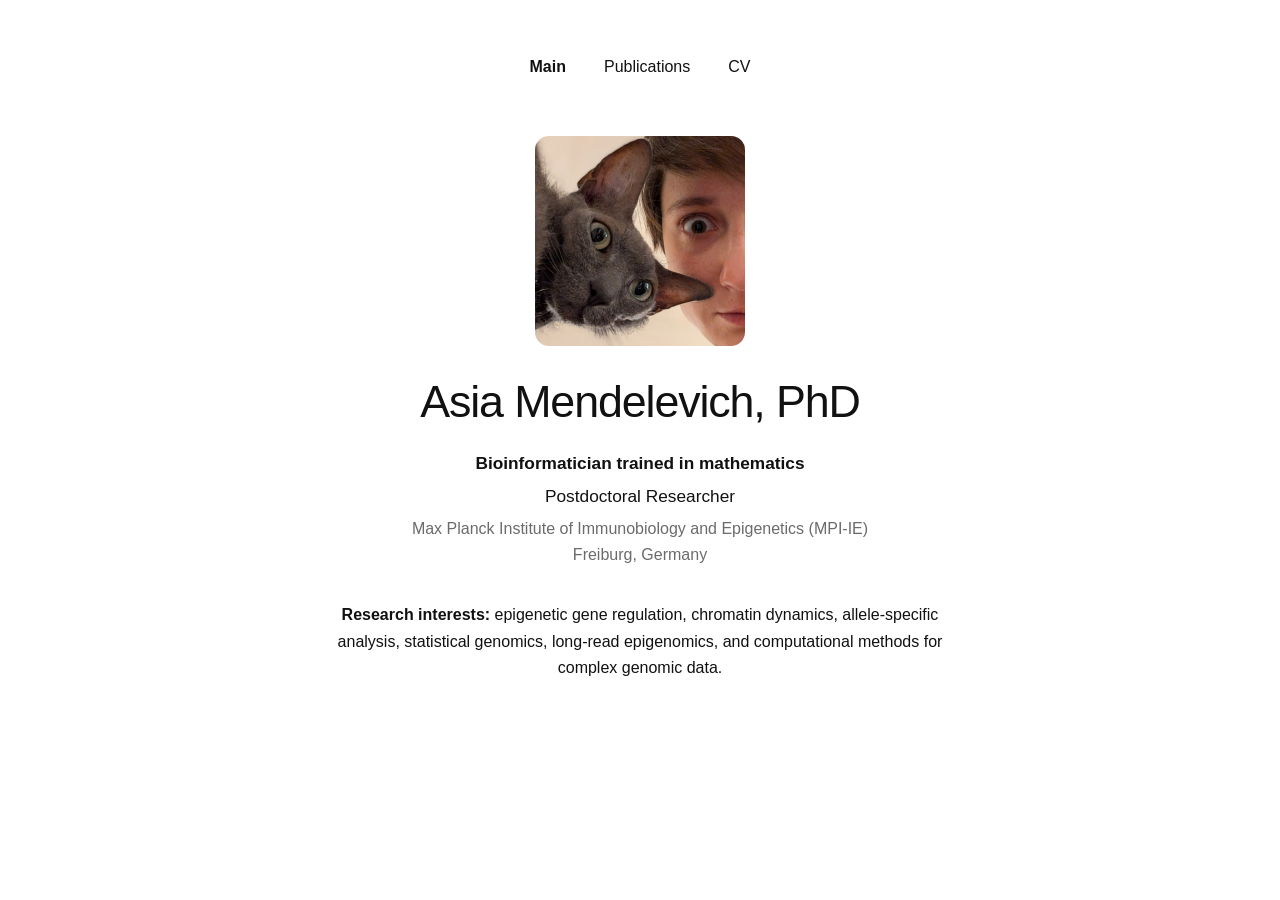
<file: index.html>
<!doctype html>
<html lang="en">
<head>
  <meta charset="utf-8">
  <meta name="viewport" content="width=device-width, initial-scale=1">
  <meta name="description" content="Asia Mendelevich — postdoctoral researcher in bioinformatics and epigenetics.">
  <title>Asia Mendelevich</title>
  <link rel="stylesheet" href="style.css">
</head>
<body class="main-page">
  <div class="site">
    <header>
      <nav aria-label="Main navigation">
  <a class="current" href="index.html">Main</a>
  <a href="publications.html">Publications</a>
  <a href="cv.html">CV</a>
</nav>
    </header>

    <main>
      <img class="profile-photo" src="profile.jpg" alt="Asia Mendelevich with a cat">
      <h1>Asia Mendelevich, PhD</h1>
      <p class="subtitle"><strong>Bioinformatician trained in mathematics</strong></p>
      <p class="subtitle">Postdoctoral Researcher</p>
      <p class="affiliation">Max Planck Institute of Immunobiology and Epigenetics (MPI-IE)<br>
      Freiburg, Germany</p>
      <p class="interests"><strong>Research interests:</strong> epigenetic gene regulation, chromatin dynamics, allele-specific analysis, statistical genomics, long-read epigenomics, and computational methods for complex genomic data.</p>
    </main>
</div>
</body>
</html>
</file>
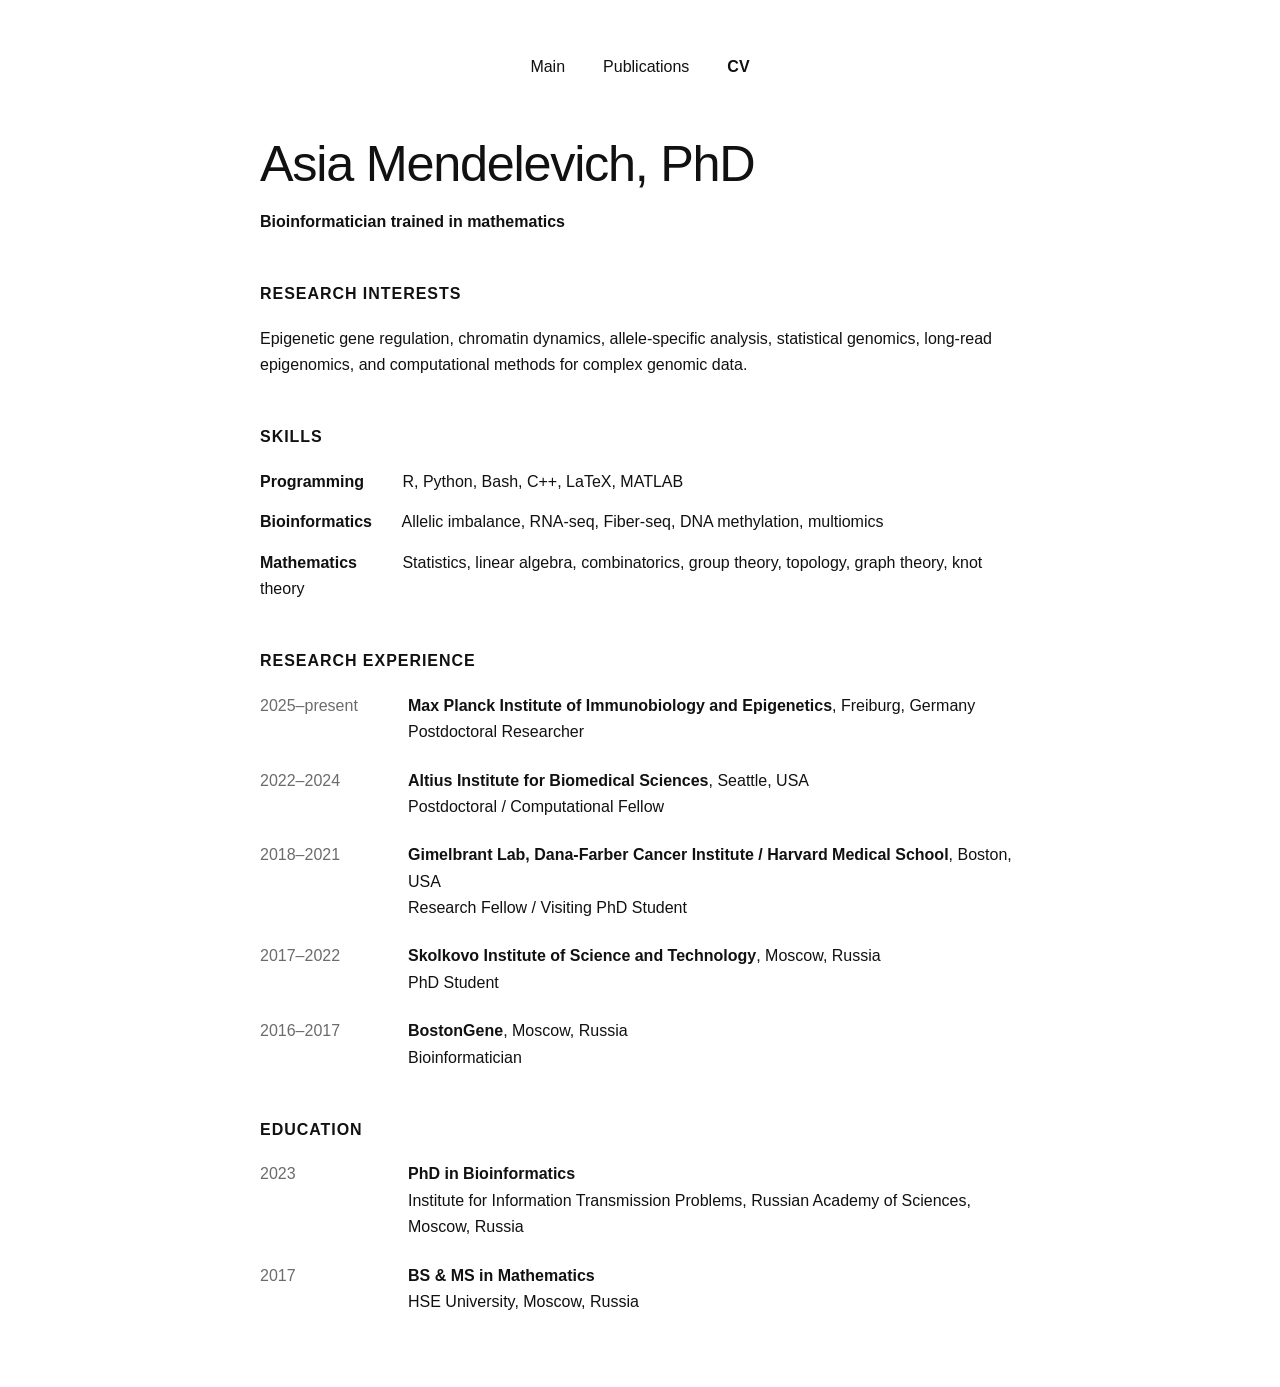
<file: cv.html>
<!doctype html>
<html lang="en">
<head>
  <meta charset="utf-8">
  <meta name="viewport" content="width=device-width, initial-scale=1">
  <meta name="description" content="Curriculum vitae of Asia Mendelevich.">
  <title>CV — Asia Mendelevich</title>
  <link rel="stylesheet" href="style.css">
</head>
<body>
  <div class="site">
    <header>
      <nav aria-label="Main navigation">
  <a href="index.html">Main</a>
  <a href="publications.html">Publications</a>
  <a class="current" href="cv.html">CV</a>
</nav>
    </header>

    <main>
      <h1>Asia Mendelevich, PhD</h1>
      <p class="subtitle"><strong>Bioinformatician trained in mathematics</strong></p>

      <h2>Research interests</h2>
      <p>Epigenetic gene regulation, chromatin dynamics, allele-specific analysis, statistical genomics, long-read epigenomics, and computational methods for complex genomic data.</p>

      <h2>Skills</h2>

      <div class="skill-group">
        <strong>Programming</strong>
        R, Python, Bash, C++, LaTeX, MATLAB
      </div>

      <div class="skill-group">
        <strong>Bioinformatics</strong>
        Allelic imbalance, RNA-seq, Fiber-seq, DNA methylation, multiomics
      </div>

      <div class="skill-group">
        <strong>Mathematics</strong>
        Statistics, linear algebra, combinatorics, group theory, topology, graph theory, knot theory
      </div>

      <h2>Research experience</h2>
      <div class="timeline">
        <div class="date">2025–present</div>
        <div><strong>Max Planck Institute of Immunobiology and Epigenetics</strong>, Freiburg, Germany<br>Postdoctoral Researcher</div>

        <div class="date">2022–2024</div>
        <div><strong>Altius Institute for Biomedical Sciences</strong>, Seattle, USA<br>Postdoctoral / Computational Fellow</div>

        <div class="date">2018–2021</div>
        <div><strong>Gimelbrant Lab, Dana-Farber Cancer Institute / Harvard Medical School</strong>, Boston, USA<br>Research Fellow / Visiting PhD Student</div>

        <div class="date">2017–2022</div>
        <div><strong>Skolkovo Institute of Science and Technology</strong>, Moscow, Russia<br>PhD Student</div>

        <div class="date">2016–2017</div>
        <div><strong>BostonGene</strong>, Moscow, Russia<br>Bioinformatician</div>
      </div>

      <h2>Education</h2>
      <div class="timeline">
        <div class="date">2023</div>
        <div><strong>PhD in Bioinformatics</strong><br>Institute for Information Transmission Problems, Russian Academy of Sciences, Moscow, Russia</div>

        <div class="date">2017</div>
        <div><strong>BS &amp; MS in Mathematics</strong><br>HSE University, Moscow, Russia</div>
      </div>
    </main>
</div>
</body>
</html>
</file>
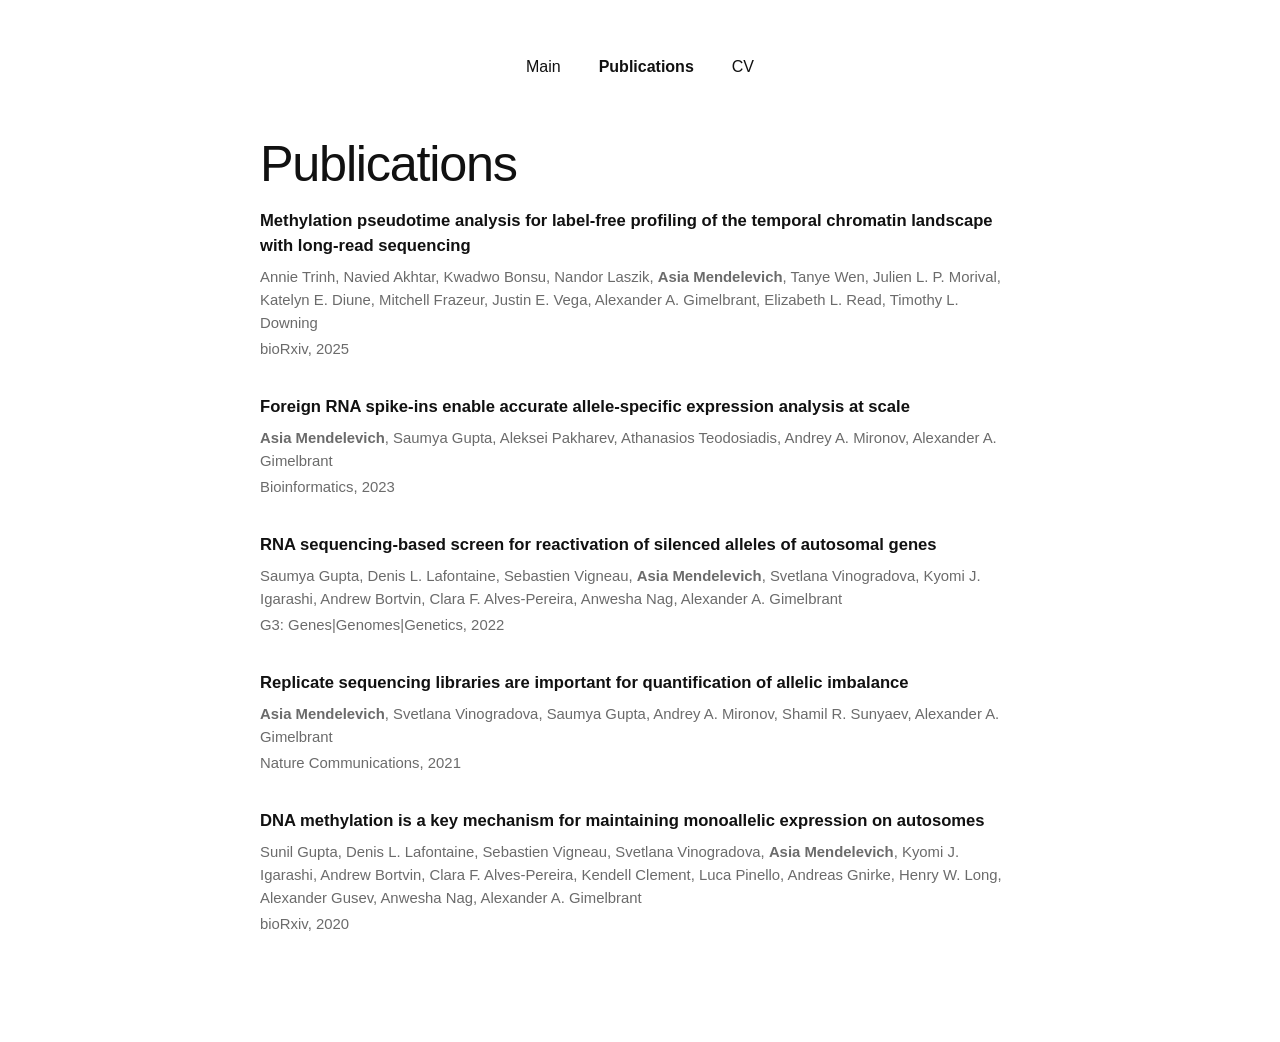
<file: publications.html>
<!doctype html>
<html lang="en">
<head>
  <meta charset="utf-8">
  <meta name="viewport" content="width=device-width, initial-scale=1">
  <meta name="description" content="Publications by Asia Mendelevich.">
  <title>Publications — Asia Mendelevich</title>
  <link rel="stylesheet" href="style.css">
</head>
<body>
  <div class="site">
    <header>
      <nav aria-label="Main navigation">
  <a href="index.html">Main</a>
  <a class="current" href="publications.html">Publications</a>
  <a href="cv.html">CV</a>
</nav>
    </header>

    <main>
      <h1>Publications</h1>

      <article class="entry">
        <div class="entry-title">
          <a href="https://doi.org/10.1101/2025.03.03.641287">
            Methylation pseudotime analysis for label-free profiling of the temporal chromatin landscape with long-read sequencing
          </a>
        </div>
        <div class="entry-authors">
          Annie Trinh, Navied Akhtar, Kwadwo Bonsu, Nandor Laszik, <strong>Asia Mendelevich</strong>, Tanye Wen, Julien L. P. Morival, Katelyn E. Diune, Mitchell Frazeur, Justin E. Vega, Alexander A. Gimelbrant, Elizabeth L. Read, Timothy L. Downing
        </div>
        <div class="entry-meta">bioRxiv, 2025</div>
      </article>

      <article class="entry">
        <div class="entry-title">
          <a href="https://doi.org/10.1093/bioinformatics/btad254">
            Foreign RNA spike-ins enable accurate allele-specific expression analysis at scale
          </a>
        </div>
        <div class="entry-authors">
          <strong>Asia Mendelevich</strong>, Saumya Gupta, Aleksei Pakharev, Athanasios Teodosiadis, Andrey A. Mironov, Alexander A. Gimelbrant
        </div>
        <div class="entry-meta">Bioinformatics, 2023</div>
      </article>

      <article class="entry">
        <div class="entry-title">
          <a href="https://doi.org/10.1093/g3journal/jkab428">
            RNA sequencing-based screen for reactivation of silenced alleles of autosomal genes
          </a>
        </div>
        <div class="entry-authors">
          Saumya Gupta, Denis L. Lafontaine, Sebastien Vigneau, <strong>Asia Mendelevich</strong>, Svetlana Vinogradova, Kyomi J. Igarashi, Andrew Bortvin, Clara F. Alves-Pereira, Anwesha Nag, Alexander A. Gimelbrant
        </div>
        <div class="entry-meta">G3: Genes|Genomes|Genetics, 2022</div>
      </article>

      <article class="entry">
        <div class="entry-title">
          <a href="https://doi.org/10.1038/s41467-021-23544-8">
            Replicate sequencing libraries are important for quantification of allelic imbalance
          </a>
        </div>
        <div class="entry-authors">
          <strong>Asia Mendelevich</strong>, Svetlana Vinogradova, Saumya Gupta, Andrey A. Mironov, Shamil R. Sunyaev, Alexander A. Gimelbrant
        </div>
        <div class="entry-meta">Nature Communications, 2021</div>
      </article>

      <article class="entry">
        <div class="entry-title">
          <a href="https://doi.org/10.1101/2020.02.20.954834">
            DNA methylation is a key mechanism for maintaining monoallelic expression on autosomes
          </a>
        </div>
        <div class="entry-authors">
          Sunil Gupta, Denis L. Lafontaine, Sebastien Vigneau, Svetlana Vinogradova, <strong>Asia Mendelevich</strong>, Kyomi J. Igarashi, Andrew Bortvin, Clara F. Alves-Pereira, Kendell Clement, Luca Pinello, Andreas Gnirke, Henry W. Long, Alexander Gusev, Anwesha Nag, Alexander A. Gimelbrant
        </div>
        <div class="entry-meta">bioRxiv, 2020</div>
      </article>

    </main>
</div>
</body>
</html>
</file>
<file: style.css>
:root {
  --text: #111111;
  --muted: #6b6b6b;
  --line: #d8d8d8;
  --page-width: 760px;
}

* {
  box-sizing: border-box;
}

html {
  -webkit-text-size-adjust: 100%;
}

body {
  margin: 0;
  background: #ffffff;
  color: var(--text);
  font-family: Arial, Helvetica, sans-serif;
  font-size: 16px;
  line-height: 1.65;
}

.site {
  width: min(calc(100% - 48px), var(--page-width));
  margin: 0 auto;
}

header {
  padding: 54px 0 56px;
}

nav {
  display: flex;
  justify-content: center;
  align-items: center;
  gap: 38px;
  white-space: nowrap;
}

nav a {
  color: var(--text);
  text-decoration: none;
  font-weight: 400;
}

nav a:hover,
nav a:focus-visible {
  text-decoration: underline;
  text-underline-offset: 4px;
}

nav a.current {
  font-weight: 700;
}

main {
  padding-bottom: 72px;
}

h1,
h2 {
  color: var(--text);
}

h1 {
  margin: 0 0 16px;
  font-size: clamp(2rem, 6vw, 3.15rem);
  line-height: 1.12;
  font-weight: 500;
  letter-spacing: -0.025em;
}

h2 {
  margin: 48px 0 20px;
  font-size: 1rem;
  line-height: 1.4;
  font-weight: 700;
  text-transform: uppercase;
  letter-spacing: 0.06em;
}

p {
  margin: 0 0 10px;
}

a {
  color: var(--text);
  text-decoration-thickness: 1px;
  text-underline-offset: 3px;
}

.main-page main {
  min-height: 55vh;
  display: flex;
  flex-direction: column;
  justify-content: center;
  text-align: center;
}

.main-page h1 {
  font-size: clamp(2rem, 4.5vw, 2.8rem);
  margin-bottom: 22px;
}

.main-page .subtitle {
  margin-bottom: 5px;
  color: var(--text);
  font-size: 1.08rem;
}

.main-page .affiliation {
  color: var(--muted);
}

.entry {
  margin-bottom: 34px;
}

.entry-title {
  margin-bottom: 7px;
  font-size: 1.04rem;
  line-height: 1.5;
}

.entry-title a {
  font-weight: 600;
  text-decoration: none;
}

.entry-title a:hover,
.entry-title a:focus-visible {
  text-decoration: underline;
}

.entry-authors,
.entry-meta {
  color: var(--muted);
  font-size: 0.93rem;
  line-height: 1.55;
}

.entry-meta {
  margin-top: 3px;
}

.timeline {
  display: grid;
  grid-template-columns: 120px minmax(0, 1fr);
  gap: 22px 28px;
}

.timeline .date {
  color: var(--muted);
}

.skill-group {
  margin-bottom: 14px;
}

.skill-group strong {
  display: inline-block;
  width: 138px;
  vertical-align: top;
}

@media (max-width: 640px) {
  .site {
    width: min(calc(100% - 32px), var(--page-width));
  }

  body {
    font-size: 15.5px;
    line-height: 1.6;
  }

  header {
    padding: 30px 0 42px;
  }

  nav {
    gap: 24px;
    font-size: 15px;
  }

  main {
    padding-bottom: 48px;
  }

  .main-page main {
    min-height: 52vh;
  }

  h1 {
    margin-bottom: 14px;
  }

  h2 {
    margin-top: 38px;
  }

  .entry {
    margin-bottom: 30px;
  }

  .timeline {
    grid-template-columns: 1fr;
    gap: 4px;
  }

  .timeline .date {
    margin-top: 18px;
    font-size: 0.92rem;
  }

  .timeline .date:first-child {
    margin-top: 0;
  }

  .skill-group {
    margin-bottom: 18px;
  }

  .skill-group strong {
    display: block;
    width: auto;
    margin-bottom: 1px;
  }
}

@media (max-width: 360px) {
  nav {
    gap: 17px;
    font-size: 14px;
  }

  .site {
    width: calc(100% - 26px);
  }
}

.main-page .interests {
  max-width: 650px;
  margin: 24px auto 0;
  color: var(--text);
}

.profile-photo {
  display: block;
  width: 210px;
  height: 210px;
  margin: 0 auto 30px;
  object-fit: cover;
  border-radius: 14px;
}

@media (max-width: 640px) {
  .profile-photo {
    width: 165px;
    height: 165px;
    margin-bottom: 24px;
    border-radius: 12px;
  }
}
</file>
